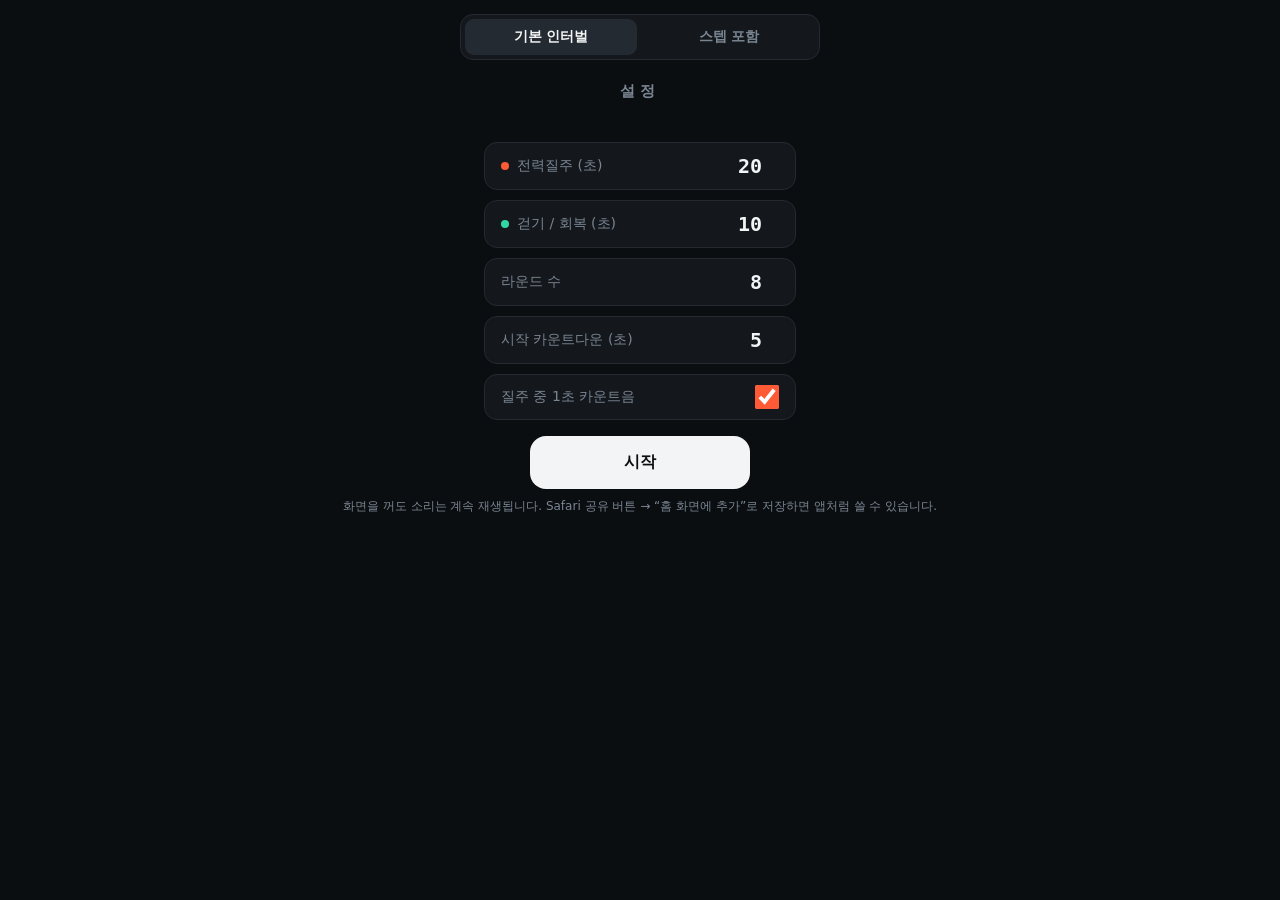
<file: index.html>
<!DOCTYPE html>
<html lang="ko">
<head>
<meta charset="UTF-8">
<meta name="viewport" content="width=device-width, initial-scale=1, viewport-fit=cover, user-scalable=no">
<meta name="apple-mobile-web-app-capable" content="yes">
<meta name="apple-mobile-web-app-status-bar-style" content="black-translucent">
<meta name="apple-mobile-web-app-title" content="인터벌">
<meta name="theme-color" content="#0B0E11">
<title>인터벌 타이머</title>
<!-- 빌드 도구가 없어 파일명에 해시를 못 붙인다. 배포할 때 v 값을 올려야
     새 CSS/JS가 확실히 내려간다. 안 올리면 홈 화면 PWA가 옛 파일을 계속 쓴다. -->
<link rel="stylesheet" href="style.css?v=3">
</head>
<body>

  <div class="tabs" id="tabs">
    <button class="tab is-active" data-mode="two">기본 인터벌</button>
    <button class="tab" data-mode="three">스텝 포함</button>
  </div>

  <div class="stage" id="stage">
    <div class="phase-label" id="phaseLabel">설정</div>
    <div class="ring-wrap" id="ringWrap">
      <svg viewBox="0 0 120 120">
        <circle class="ring-bg" cx="60" cy="60" r="52"></circle>
        <circle class="ring-fg" id="ring" cx="60" cy="60" r="52" stroke-dasharray="326.7" stroke-dashoffset="326.7"></circle>
      </svg>
      <div class="ring-center" id="clock">00:00</div>
    </div>
    <div class="round-label" id="roundLabel">&nbsp;</div>
  </div>

  <div class="config" id="config">
    <div class="field" data-phase-field="sprint">
      <label><i class="dot dot-sprint"></i>전력질주 (초)</label>
      <input id="cfgSprint" type="number" min="1" value="20">
    </div>
    <div class="field" data-phase-field="walk">
      <label><i class="dot dot-walk"></i>걷기 / 회복 (초)</label>
      <input id="cfgWalk" type="number" min="1" value="10">
    </div>
    <div class="field" data-phase-field="steps">
      <label><i class="dot dot-steps"></i>잔발 스텝 (초)</label>
      <input id="cfgSteps" type="number" min="1" value="15">
    </div>
    <div class="field" data-phase-field="rest">
      <label><i class="dot dot-walk"></i>휴식 (초)</label>
      <input id="cfgRest" type="number" min="1" value="30">
    </div>
    <div class="field"><label>라운드 수</label><input id="cfgRounds" type="number" min="1" value="8"></div>
    <div class="field"><label>시작 카운트다운 (초)</label><input id="cfgCountdown" type="number" min="0" value="5"></div>
    <div class="field"><label>질주 중 1초 카운트음</label><input id="cfgSprintTick" type="checkbox" checked></div>
  </div>

  <div class="controls" id="controlsIdle">
    <button class="btn-primary" id="btnStart">시작</button>
  </div>
  <div class="controls hidden" id="controlsRun">
    <button class="btn-ghost" id="btnPause">일시정지</button>
    <button class="btn-secondary" id="btnReset">종료</button>
  </div>

  <div class="hint" id="hint">화면을 꺼도 소리는 계속 재생됩니다. Safari 공유 버튼 → “홈 화면에 추가”로 저장하면 앱처럼 쓸 수 있습니다.</div>

  <audio id="player" preload="auto" playsinline></audio>

<script src="app.js?v=3" defer></script>
</body>
</html>
</file>
<file: style.css>
:root{
  --bg:#0B0E11;
  --panel:#14181D;
  --line:#242A31;
  --text:#F2F4F5;
  --muted:#7A8592;
  --ready:#5B7A99;
  --sprint:#FF5A36;
  --steps:#A78BFA;
  --walk:#33D6A6;
  --done:#FFD166;
}
*{box-sizing:border-box; -webkit-tap-highlight-color:transparent;}
html,body{height:100%; margin:0;}
body{
  background:var(--bg);
  color:var(--text);
  font-family:-apple-system, BlinkMacSystemFont, "SF Pro Text", system-ui, sans-serif;
  display:flex;
  flex-direction:column;
  min-height:100vh;
  padding:env(safe-area-inset-top) env(safe-area-inset-right) env(safe-area-inset-bottom) env(safe-area-inset-left);
  overflow-y:auto;
  -webkit-overflow-scrolling:touch;
  user-select:none;
}

/* ---- 모드 탭 ---- */
.tabs{
  display:flex; gap:6px;
  width:calc(100% - 48px); max-width:360px;
  margin:14px auto 0;
  padding:4px;
  background:var(--panel);
  border:1px solid var(--line);
  border-radius:13px;
  transition:opacity .2s ease;
}
/* 세션 중에는 모드를 바꿀 수 없다. 어떤 모드로 도는지는 계속 보여준다. */
.tabs.locked{ opacity:.4; pointer-events:none; }
.tab{
  flex:1; max-width:none;
  padding:9px 0;
  border:none; border-radius:9px;
  background:transparent; color:var(--muted);
  font-family:inherit; font-size:14px; font-weight:700;
}
.tab.is-active{ background:var(--line); color:var(--text); }

/* min-height:0 을 두면 링(flex:none)이 stage 밖으로 넘쳐 아래 설정과 겹친다.
   넘칠 땐 body가 스크롤되게 두는 편이 안전하다. */
.stage{
  flex:1;
  display:flex;
  flex-direction:column;
  align-items:center;
  justify-content:center;
  gap:16px;
  padding:8px 0;
}
/* 설정 화면: 링이 없어 내용이 텍스트 두 줄뿐이라 flex:1을 주면 위아래로
   크게 비어 보인다. 제 높이만큼만 차지하게 하고 위쪽에만 여백을 둔다. */
.stage.compact{
  flex:none;
  padding:22px 0 10px;
  gap:6px;
}
.phase-label{
  font-size:15px;
  font-weight:700;
  letter-spacing:.32em;
  text-transform:uppercase;
  color:var(--muted);
}
/* 설정 화면에서는 링을 감추므로 세션 중에는 넉넉히 키울 수 있다.
   vh는 가로 모드처럼 높이가 짧은 경우의 안전장치. */
.ring-wrap{ position:relative; flex:none; width:min(66vw,300px,45vh); height:min(66vw,300px,45vh); }
.ring-wrap svg{ width:100%; height:100%; transform:rotate(-90deg); }
.ring-bg{ fill:none; stroke:var(--line); stroke-width:10; }
.ring-fg{ fill:none; stroke:var(--sprint); stroke-width:10; stroke-linecap:round; transition:stroke .2s ease; }
.ring-center{
  position:absolute; inset:0;
  display:flex; align-items:center; justify-content:center;
  font-family:ui-monospace,"SF Mono",Menlo,monospace;
  font-variant-numeric:tabular-nums;
  font-size:min(15vw,68px);
  font-weight:600;
}
.round-label{
  font-size:22px; color:var(--text); font-weight:800;
  font-variant-numeric:tabular-nums;
}

.config{
  display:flex; flex-direction:column; gap:10px;
  padding:0 24px; width:100%; max-width:360px; margin:0 auto;
}
.field{
  display:flex; justify-content:space-between; align-items:center;
  background:var(--panel); border:1px solid var(--line);
  border-radius:13px; padding:10px 16px;
}
.field label{ font-size:14px; color:var(--muted); }
.field input{
  width:64px; text-align:right;
  background:transparent; border:none; outline:none;
  color:var(--text); font-size:20px; font-weight:600;
  font-family:ui-monospace,"SF Mono",Menlo,monospace;
  font-variant-numeric:tabular-nums;
}
.field input[type="checkbox"]{
  width:24px; height:24px; margin:0;
  accent-color:var(--sprint);
}
/* 구간 이름 앞의 색 점. 링/라벨 색과 같아 어느 구간인지 눈으로 잇는다. */
.dot{
  display:inline-block; width:8px; height:8px;
  border-radius:50%; margin-right:8px; vertical-align:middle;
}
.dot-sprint{ background:var(--sprint); }
.dot-steps{ background:var(--steps); }
.dot-walk{ background:var(--walk); }

.controls{
  display:flex; gap:12px; justify-content:center;
  padding:16px 24px 8px;
}
button{
  border:none; border-radius:16px;
  font-size:16px; font-weight:700;
  padding:16px 0; flex:1; max-width:220px;
  font-family:inherit; cursor:pointer;
}
.btn-primary{ background:var(--text); color:#0B0E11; }
.btn-primary:disabled{ opacity:.5; }
.btn-ghost{ background:var(--panel); color:var(--text); border:1px solid var(--line); }
.btn-secondary{ background:var(--line); color:var(--text); }

.hint{
  text-align:center; color:var(--muted); font-size:12px;
  padding:0 32px 16px; line-height:1.5;
}
.hidden{ display:none !important; }
</file>
